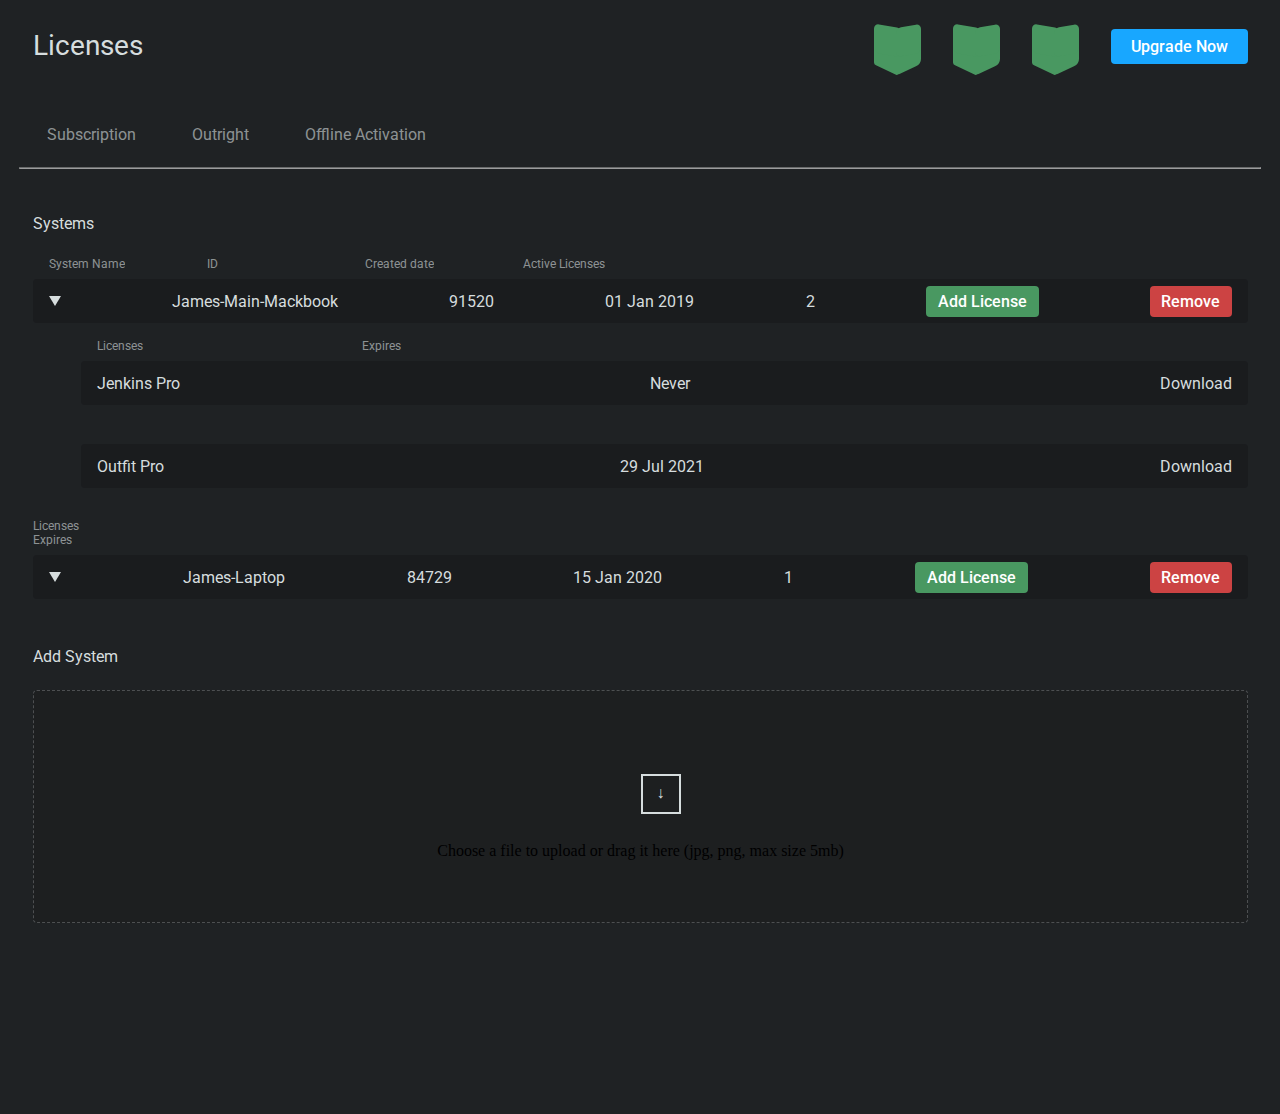
<file: hw4/index.html>
<!DOCTYPE html>
<html lang="en">
  <head>
    <meta charset="UTF-8" />
    <meta http-equiv="X-UA-Compatible" content="IE=edge" />
    <meta name="viewport" content="width=device-width, initial-scale=1.0" />
    <title>Document</title>
    <link rel="stylesheet" href="./style.css" />
    <link rel="preconnect" href="https://fonts.googleapis.com" />
    <link rel="preconnect" href="https://fonts.gstatic.com" crossorigin />
    <link
      href="https://fonts.googleapis.com/css2?family=Roboto:wght@500&display=swap"
      rel="stylesheet"
    />
  </head>
  <body>
    <div class="header">
      <div class="header-top">
        <div class="header-lhs">
          <h1 class="title">Licenses</h1>
        </div>

        <div class="header-rhs">
          <div class="image">
            <div id="chevron"></div>
            <div id="chevron2"></div>
          </div>
          <div class="image">
            <div id="chevron"></div>
            <div id="chevron2"></div>
          </div>
          <div class="image">
            <div id="chevron"></div>
            <div id="chevron2"></div>
          </div>

          <div class="upgrade-button btn">
            <small class="upgrade-button-text btn-title"> Upgrade Now </small>
          </div>
        </div>
      </div>

      <div class="header-menu">
        <div class="page page1">Subscription</div>
        <div class="page page2">Outright</div>
        <div class="page page3">Offline Activation</div>
      </div>

      <div class="bottom-line-div">
        <hr class="bottom-line" />
        <!-- <hr class="highlighted-line" /> -->
      </div>
    </div>

    <div class="main">
      <div class="system-title bold-title">Systems</div>

      <div class="division1">
        <div class="division1-title">
          <h4 class="div-title title1">System Name</h4>
          <h4 class="div-title title2">ID</h4>
          <h4 class="div-title title3">Created date</h4>
          <h4 class="div-title title4">Active Licenses</h4>
        </div>

        <div class="content-container">
          <div class="content">
            <div class="triangle"></div>
            <div class="bold-content">James-Main-Mackbook</div>
            <div class="bold-content">91520</div>
            <div class="bold-content">01 Jan 2019</div>

            <div class="bold-content b4">2</div>
            <div class="license-btn btn">
              <div class="btn-title">Add License</div>
            </div>
            <div class="remove-btn btn">
              <div class="btn-title">Remove</div>
            </div>
          </div>
        </div>
      </div>

      <div class="division2">
        <div class="division2-title">
          <h4 class="div-title title1">Licenses</h4>
          <h4 class="div-title title2">Expires</h4>
        </div>

        <div class="container2">
          <div class="content2 content">
            <div class="bold-content b1">Jenkins Pro</div>
            <div class="bold-content b2">Never</div>
            <div class="bold-content b2">Download</div>
          </div>
        </div>
      </div>

      <div class="division3">
        <div class="container2">
          <div class="content2 content">
            <div class="bold-content b1">Outfit Pro</div>
            <div class="bold-content b2">29 Jul 2021</div>
            <div class="bold-content b2">Download</div>
          </div>
        </div>
      </div>

      <div class="division3">
        <div class="division3-title">
          <h4 class="div-title title1">Licenses</h4>
          <h4 class="div-title title2">Expires</h4>
        </div>

        <div class="container2 container3">
          <div class="content">
            <div class="triangle"></div>
            <div class="bold-content">James-Laptop</div>
            <div class="bold-content">84729</div>
            <div class="bold-content">15 Jan 2020</div>
            <div class="bold-content b4">1</div>

            <div class="license-btn btn">
              <div class="btn-title">Add License</div>
            </div>
            <div class="remove-btn btn">
              <div class="btn-title">Remove</div>
            </div>
          </div>
        </div>
      </div>

      <div class="bottom">
        <div class="add-title bold-title">Add System</div>
        <div class="add">
          <div class="bottom-content">
            <input type="file">
            <div class="square">
              <span>&#8595;</span>
            </div>
            <div class="text">
              Choose a file to upload or drag it here (jpg, png, max size 5mb)
            </div>
          </div>
        </div>
      </div>
    </div>
  </body>
</html>
</file>
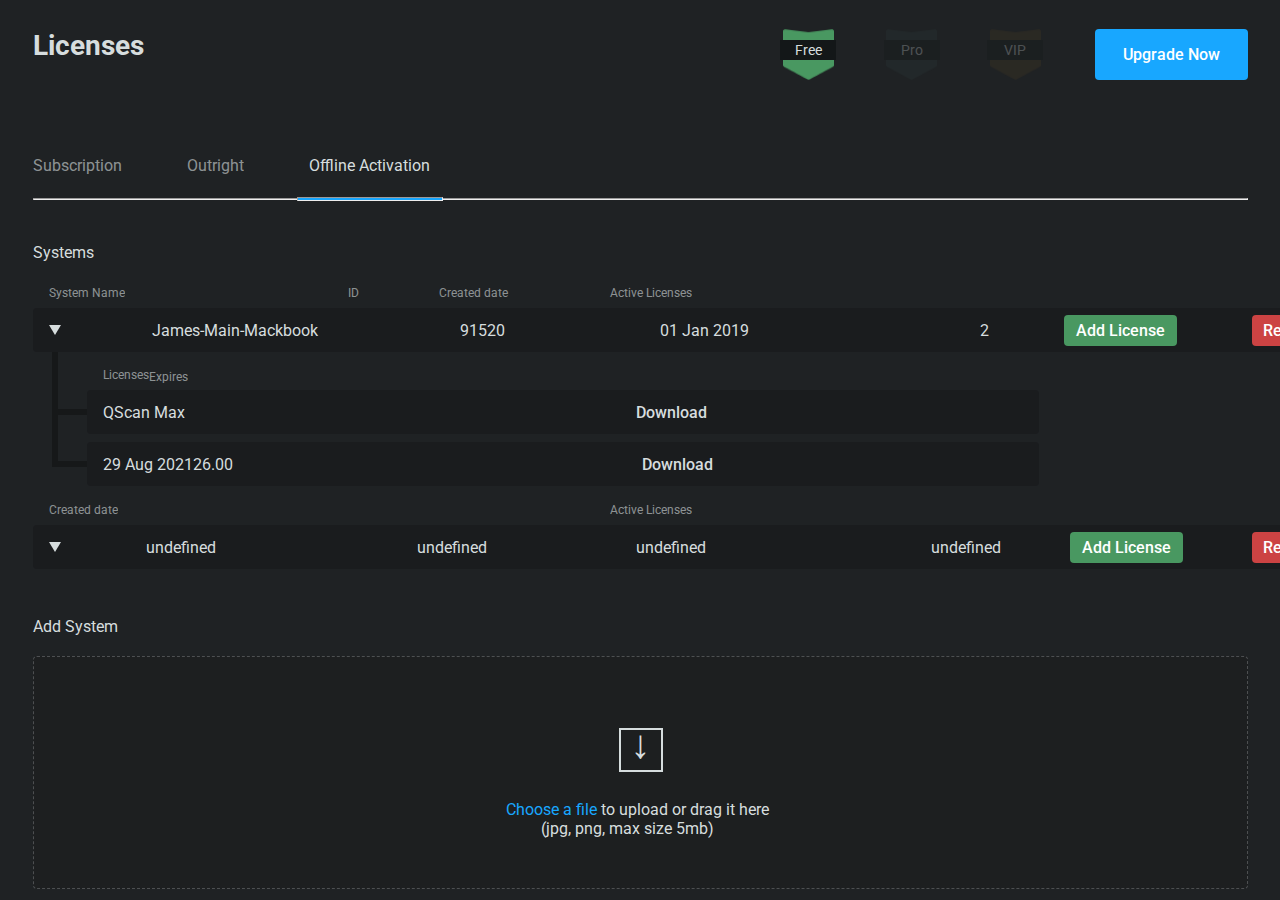
<file: hw5/index.html>
<!DOCTYPE html>
<html lang="en">
  <head>
    <meta charset="UTF-8" />
    <meta http-equiv="X-UA-Compatible" content="IE=edge" />
    <meta name="viewport" content="width=device-width, initial-scale=1.0" />
    <title>Document</title>
    <link rel="stylesheet" href="./style.css" />
    <link rel="preconnect" href="https://fonts.googleapis.com" />
    <link rel="preconnect" href="https://fonts.gstatic.com" crossorigin />
    <link
      href="https://fonts.googleapis.com/css2?family=Roboto:wght@500&display=swap"
      rel="stylesheet"
    />
  </head>
  <body>
    <div class="header">
      <div class="top">
        <h1></h1>
        <div class="header-buttons">
          <div class="licenses-btn free">
            <img src="./images/free.png" />
            <div class="black">
              <div class="rectangle-text"></div>
            </div>
          </div>
          <div class="licenses-btn pro">
            <img src="./images/pro.png" />
            <div class="black">
              <div class="rectangle-text"></div>
            </div>
          </div>
          <div class="licenses-btn vip">
            <img src="./images/vip.png" />
            <div class="black">
              <div class="rectangle-text"></div>
            </div>
          </div>
          <div class="upgrade">Upgrade Now</div>
        </div>
      </div>

      <div class="menu">
        <div class="menu-buttons">
          <div>
            <div class="title subscription"></div>
          </div>

          <div>
            <div class="title outright"></div>
          </div>

          <div class="offline_container">
            <div class="title offline"></div>
          </div>
        </div>
        <hr class="general-hr" />
      </div>
    </div>

    <div class="main">
      <h2 class="title system-title">Systems</h2>
      <div class="sys-container1 sys-main">
        <div class="sys-header">
          <div class="sys-name sys-header-text">
            <text>System Name</text>
          </div>
          <div class="sys-id sys-header-text">
            <text>ID</text>
          </div>
          <div class="sys-date sys-header-text">
            <text>Created date</text>
          </div>
          <div class="sys-licenses sys-header-text">
            <text>Active Licenses</text>
          </div>
        </div>

        <div class="sys-main-container">
          <div class="sys-main-content">
            <div class="triangle"></div>
            <div class="data data-name">
              <text></text>
            </div>
            <div class="data data-id">
              <text></text>
            </div>
            <div class="data data-date">
              <text></text>
            </div>
            <div class="data data-licenses">
              <text></text>
            </div>
            <div class="add">
              <text>Add License</text>
            </div>
            <div class="remove">
              <text>Remove</text>
            </div>
          </div>

          <div class="sub-system">
            <div class="vertical-div">
              <div class="vertical"></div>
            </div>

            <div class="horizontal-div">
              <div class="horizontal1"></div>
              <div class="horizontal2"></div>
            </div>

            <div class="columns">
              <div class="subsystem-header">
                <div class="licenses">
                  <text>Licenses</text>
                </div>
                <div class="expires title">
                  <text>Expires</text>
                </div>
              </div>

              <!-- //////////////////////////////////////////// -->
              <div class="sub-div sub-container1">
                <div class="sub-content">
                  <div class="sub-licenses sub-data">
                    <text></text>
                  </div>
                  <div class="sub-expires sub-data">
                    <text></text>
                  </div>
                  <div class="download">
                    <text>Download</text>
                  </div>
                </div>
              </div>

              <!-- /////////////////////////////////////// -->
              <div class="sub-div sub-container2">
                <div class="sub-content">
                  <div class="sub-licenses sub-data">
                    <text></text>
                  </div>
                  <div class="sub-expires sub-expires2 sub-data">
                    <text></text>
                  </div>
                  <div class="download download2">
                    <text>Download</text>
                  </div>
                </div>
              </div>

            </div>
          </div>
        </div>
      </div>


      <div class="sys-container2">
        <div class="sys-header">
          <div class="sys-name sys-header-text">
            <text>Created date</text>
          </div>
          <div class="sys-id sys-header-text">
            <text>Active Licenses</text>
          </div>
        </div>

        <div class="sys-main-container">
          <div class="sys-main-content">
            <div class="triangle"></div>
            <div class="data data-name">
              <text></text>
            </div>
            <div class="data data2-id">
              <text></text>
            </div>
            <div class="data data2-date">
              <text></text>
            </div>
            <div class="data data2-licenses">
              <text></text>
            </div>
            <div class="add">
              <text>Add License</text>
            </div>
            <div class="remove">
              <text>Remove</text>
            </div>
          </div>
      </div>
    </div>

    <footer>
      <div class="footer-content">
        <text>Add System</text>

        <div class="drag-drop-uploader">
          <input class="uploader-input-field" type="file" multiple />
          <div class="upload-icon">
            <text class="arrow">↓</text>
          </div>
          <div class="upload-text">
            <text
              ><text class="upload-click" href>Choose a file </text>to upload or
              drag it here
            </text>
            <text class="file-size">(jpg, png, max size 5mb)</text>
          </div>
        </div>
      </div>
    </footer>
    <script src="./script.js"></script>
  </body>
</html>
</file>
<file: hw4/style.css>
* {
    margin: 0;
    padding: 0;
}
.image {
    margin-top: -38px;
}
#chevron {
    top: 50px;
    position: relative;
    text-align: center;
    padding: 12px;
    margin-bottom: 6px;
    height: 5px;
    width: 23px;
    margin-right: 32px;
}

#chevron:before {
    border-radius: 2px;
    content: '';
    position: absolute;
    top: 0;
    left: 0;
    height: 100%;
    width: 51%;
    background: #499861;
    transform: skew(0deg, 25deg);
}


#chevron:after {
    border-radius: 5px;
    content: '';
    position: absolute;
    top: 0;
    right: 0;
    height: 100%;
    width: 56%;
    background: #499861;
    transform: skew(0deg, -25deg);
}

#chevron2 {
    position: relative;
    text-align: center;
    padding: 12px;
    margin-bottom: 6px;
    height: 5px;
    width: 23px;
    margin-right: 32px;
}

#chevron2:before {
    border-radius: 5px;
    content: '';
    position: absolute;
    top: 0;
    left: 0;
    height: 100%;
    width: 60%;
    background: #499861;
    transform: skew(0deg, 10deg);
}

#chevron2:after {
    border-radius: 5px;
    content: '';
    position: absolute;
    top: 0;
    right: 0;
    height: 100%;
    width: 53%;
    background: #499861;
    transform: skew(0deg, -10deg);
}


body {
    background-color: #1F2224;
}

.bottom-line {
    width: 96.8%;
    height: .1px;
    background: rgba(139, 144, 145, 0.25);
    opacity: .6;
}

.bottom-line-div {
    display: flex;
    justify-content: center;
}

.highlighted-line {
    width: 144px;
    height: 1px;
    background: #18A7FF;
    position: absolute;
    left: 311px;
}

.header {
    height: 171px;
}

.header-top {
    display: flex;
    justify-content: space-between;
    margin-right: 32px;
    margin-left: 33px;
}

.header-rhs {
    width: 100%;
    display: flex;
    justify-content: flex-end;
    margin-top: 29px;
}

.header-lhs {
    margin-top: 29px;

}


.title {
    width: 111px;
    height: 27px;
    color: #D6DDDE;
    font-weight: 400;
    font-family: "Roboto";
    font-style: "Regular";
    font-size: 28px;
    user-select: none;
}

.btn {
    display: flex;
    justify-content: center;
    align-items: center;
    border-radius: 4px;
}

.btn-title {
    color: #FFFFFF;
    font-family: 'Roboto';
    font-style: normal;
    font-weight: 500;
    font-size: 16px;
}

.bold-title {
    user-select: none;
    font-family: 'Roboto';
    font-style: normal;
    font-weight: 400;
    font-size: 16px;
}

.upgrade-button {
    /* padding: 8px 20px; */
    width: 137px;
    height: 35px;
    background: #18A7FF;
    cursor: pointer;
    /* margin-top: 33px; */
}

.upgrade-button-text {
    width: 97px;
    height: 19px;
}







.header-menu {
    display: flex;
    justify-content: flex-start;
    margin-left: 47px;
    margin-top: 61px;
    margin-bottom: 23px;

}

.page {
    margin-right: 56px;
    width: max-content;
    height: 19px;
    font-family: 'Roboto';
    font-style: normal;
    font-weight: 400;
    font-size: 16px;
    line-height: 19px;
    user-select: none;
    cursor: pointer;
    color: #D6DDDE;
    opacity: 0.6;
}

.page2 {
    left: 200px;
}


.page3 {
    /* width: max-content; */
    height: 19px;
    left: 321px;
}





.main {
    margin: 43px 32px 0 33px;
    margin-top: 43px;

    height: 100vh;
}

.bold-title {
    width: 87px;
    height: 19px;
    font-family: 'Roboto';
    font-style: normal;
    font-weight: 400;
    color: #D6DDDE;
    font-size: 16px;
}

.system-title {
    width: 62px;
    height: 19px;
}

.division1 {
    /* display: flex;
    flex-direction: column;
    align-items: center; */
    margin-top: 24px;
    height: max-content;
}



.division1-title {
    display: flex;
    width: 46%;
    height: max-content;
    justify-content: space-between;
    margin-left: 16px;
}

.div-title {
    width: 85px;
    height: 14px;
    font-family: 'Roboto';
    font-style: normal;
    font-weight: 400;
    font-size: 12px;
    line-height: 14px;
    color: #D6DDDE;
    opacity: 0.6;
}

.content {
    margin-top: 8px;
    display: flex;
    justify-content: space-between;
    align-items: center;
    height: 44px;
    width: 100%;
    border-radius: 4px;
    background-color: #1A1C1E;
    padding: 0 16px;
}

.subdiv1 {
    width: 50%;
    display: flex;
    justify-content: space-between;
}

.content-container {
    /* ////////////////////// */
    display: flex;
    justify-content: center;
}


.triangle {
    width: 12px;
    height: 10px;
    background-color: #D6DDDE;
    clip-path: polygon(0% 100%, 50% 0%, 100% 100%);
    transform: rotate(-180deg);
}

.license-btn {
    width: 113px;
    height: 31px;
    background: #499861;
}

.remove-btn {
    width: 82px;
    height: 31px;
    background: #CC4343;
    /* padding: 0 6px 0 6px; */
}

.bold-content {
    font-family: 'Roboto';
    font-style: normal;
    font-weight: 400;
    font-size: 16px;
    color: #D6DDDE;
}

.vertical {
    width: 6px;
    height: 115px;
    background: #161819;
}

.subcontent-container {
    margin-left: 18px;
    position: relative;
}

.hh {
    width: 29px;
    height: 6px;
    background: #161819;
}

.division2 {
    width: 100%;
    display: flex;
    flex-direction: column;
    align-items: flex-start;
    margin-top: 16px;

}

.content2 {
    box-sizing: border-box;
    height: 44px;
    margin-left: 48px;
    background: #1A1C1E;
    border-radius: 4px;
    display: flex;
    justify-content: space-between;
}

.container2 {
    width: 100%;
    height: max-content;
    display: flex;
    justify-content: flex-end;
}

.division2-title {
    width: 350px;
    display: flex;
    margin-left: 64px;
    justify-content: space-between;
}

.division3 {
    margin-top: 31px;
}

.bottom {
    margin-top: 48px;
}


















span {
    width: 15.33px;
    height: 20px;
    color: #D6DDDE;
}

.square {
    box-sizing: border-box;
    width: 40px;
    height: 40px;
    border: 2px solid #D6DDDE;
    text-align: center;
    display: flex;
    justify-content: center;
    align-items: center;
    margin-left: 50%;
    margin-bottom: 28px;
}

.add {
    background: rgba(22, 24, 25, 0.26);
    border: 1px dashed rgba(214, 221, 222, 0.26);
    border-radius: 4px;
    height: 231px;
    display: flex;
    justify-content: center;
    align-items: center;
}

.add-title {
    margin-bottom: 24px;
}

input {
    visibility: hidden;
}

.bottom-content {
    display: flex;
    flex-direction: column;
}







@media all and (max-width: 850px) {
   .bottom-line-div {
       display: none;
   }
   .header-menu {
       display: flex;
       flex-direction: column;
       align-items: center;
   }
   .image {
       display: none;
   }

}

@media all and (max-width: 1024px) {
    .division1 {
        overflow-x: scroll;
    }
}
</file>
<file: hw5/style.css>
* {
    margin: 0;
    padding: 0;
}

body {
    background-color: #1f2224;
    font-family: 'Roboto';
    font-style: normal;
    font-weight: 400px;
    padding: 29px 32px 0px 33px;
}

h1 {
    color: #D6DDDE;
    font-size: 28px;
    user-select: none;
}

.header {
    height: 171px;
    width: 100%;
    display: flex;
    justify-content: space-between;
    flex-direction: column;
}

.top {
    width: 100%;
    display: flex;
    justify-content: space-between;
}

.header-buttons {
    display: flex;
    width: 464px;
    justify-content: space-between;
}

.black {
    position: absolute;
    width: 56px;
    height: 20px;
    top: 11px;
    background: linear-gradient(0deg, #131718, #131718), linear-gradient(0deg, #131718, #131718), linear-gradient(0deg, #131718, #131718), linear-gradient(0deg, #131718, #131718), #131718;
    text-align: center;
    font-size: 14px;
    color: #D6DDDE;
    display: flex;
    align-items: center;
    justify-content: center;
}

.menu-buttons {
    display: flex;
    justify-content: flex-start;
    /* width: 45%; */
}

.upgrade {
    display: flex;
    padding: 8px;
    justify-content: center;
    align-items: center;
    width: 137px;
    height: 35px;
    background: #18A7FF;
    border-radius: 4px;
    color: #FFFFFF;
    font-weight: 500;
    font-size: 16px;
}

.licenses-btn {
    position: relative;
    margin-right: 32px;
    display: flex;
    justify-content: center;
    cursor: pointer;
}

.vip, .pro, .free {
    opacity: 0.25;
}





.title {
    margin-right: 65px;
    width: auto;
    font-size: 16px;
    line-height: 19px;
    color: #D6DDDE;
    opacity: 0.6;
}

.general-hr {
    margin-top: 23px;
    background: rgba(139, 144, 145, 0.25);
}

.offline_container {
    position: relative;
}


.blue-hr {
    position: absolute;
    width: 144px;
    height: 2px;
    top: 41px;
    left: -12px;
    background: #18A7FF;
}

.selected {
    opacity: 1;
}




.main {
    margin-top: 43px;
    height: max-content;    
}

.system-title {
    font-size: 16px;
    color: #D6DDDE;
    font-weight: 400;
    opacity: 1;
}

.sys-container1 {
    margin-top: 24px;
    height: 186px;
    width: 1000px;
}

.sys-container2 {
    margin-top: 31px;
}

.sys-header {
    display: flex;
    justify-content: space-between;
    margin-left: 16px;
    width: 643px;
    height: max-content;
}

.sys-id {
    margin-left: 222px;
}

.sys-date {
    margin-left: 80px;
}

.sys-licenses {
    margin-left: 101px;
}

.sys-header-text {
    font-size: 12px;
    color: #D6DDDE;
    opacity: 0.6;
}


.sys-main-container {
    width: 1285px;
    height: 44px;
    background: #1A1C1E;
    border-radius: 4px;
    margin-top: 8px;
}

.sys-main-content {
    display: flex;
    align-items: center;
    justify-content: space-between;
    height: 100%;
    margin: 0 16px 0 16px;
    width: 100%;
}

.triangle {
    width: 12px;
    height: 10px;
    background: #D6DDDE;
    transform: rotate(-180deg);
    clip-path: polygon(0% 100%, 50% 0%, 100% 100%);
}


.data, .sub-data {
    /* font-family: 'Roboto'; */
    font-style: normal;
    font-weight: 400;
    font-size: 16px;
    color: #D6DDDE;
}


.data-name {
    margin-left: 16px;
}

.data-id {
    margin-left: 67px;
}

.data-date {
    margin-left: 81px;
}

.data-licenses {
    margin-left: 156px;
}

.data2-id {
    margin-left: 132px;

}

.data2-date {
    margin-left: 81px;
}

.data2-licenses {
    margin-left: 156px;
}

.add, .remove {
    display: flex;
    align-items: center;
    justify-content: center;
    width: 113px;
    height: 31px;
    background: #499861;
    border-radius: 4px;
}

.add>text, .remove>text {
    height: 19px;
    font-family: 'Roboto';
    font-style: normal;
    font-weight: 500;
    font-size: 16px;
    color: #FFFFFF;
}

.remove {
    width: 82px;
    height: 31px;
    background: #CC4343;
}

.sub-system {
    display: flex;
    flex-direction: row;
    margin-left: 19px;
}

.vertical {
    width: 6px;
    height: 115px;
    background: #161819;
}

.horizontal-div {
    display: flex;
    flex-direction: column;
}

.horizontal1 {
    margin-top: 57px;
}

.horizontal2 {
    margin-top: 46px;
}

.horizontal1, .horizontal2 {
    width: 29px;
    height: 6px;
    background: #161819;
}

.subsystem-header {
    margin-top: 16px;
    margin-left: 16px;
    height: 14px;
    width: 380px;
    /*   ////////////////////////// */
}

.licenses, .expires {
    font-family: 'Roboto';
    font-style: normal;
    font-weight: 400;
    font-size: 12px;
    color: #D6DDDE;
    opacity: 0.6;
}

.sub-div {
    margin-top: 8px;
    box-sizing: border-box;
    width: 952px;
    height: 44px;
    background: #1A1C1E;
    border-radius: 4px;
}

.sub-content {
    display: flex;
    align-items: center;
    width: 100%;
    height: 100%;
    padding: 0 0 0 16px;
}

.subsystem-header {
    display: flex;
    margin-top: 16px;
}

.download {
    margin-left: 451px;
    font-family: 'Roboto';
    font-style: normal;
    font-weight: 500;
    color: #D6DDDE;
}

.download2 {
    margin-left: 409px;
}



@media only screen and (max-width: 1065px) {
    body {
        padding: 29px 32px 0px 33px;
    }

    .vip {
        margin-right: 36px;
    }

    .header-buttons {
        width: 365px;
        height: 48px;
        align-items: center;
    }

    .upgrade {
        padding: 0 8px 0 8px;
    }

    .title {
        margin-right: 63px;
    }

    .menu-buttons {
        margin-left: 14px;
        /* margin-top: -61px; */
    }
    .main {
        overflow-x: auto;
    }

    .sub-system {
        display: flex;
        flex-direction: row;
        margin-left: 19px;
    }

    .subsystem-header {
        display: flex;
        height: 14px;
        width: 380px;
    }




    .sys-main-container {
        width: 1285px;
        height: 44px;
        background: #1A1C1E;
        border-radius: 4px;
        margin-top: 8px;
    }

    .sys-main-content {
        display: flex;
        align-items: center;
        justify-content: initial;
        height: 100%;
        margin: 0 16px 0 16px;
        width: 100%;
    }

    .sub-div {
        width: 952px;
        height: 44px;
    }

    .sub-content {
        display: flex;
        align-items: center;
        width: 100%;
        height: 100%;
        padding: 0 0 0 16px;
    }

    .subsystem-header {
        display: flex;
        margin-top: 16px;
    }

    .expires {
        margin-left: 293px;
    }

    .sys-main-container {
        width: 1000px;
    }

    .sub-expires {
        margin-left: 257px;
    }

    .sub-expires2 {
        margin-left: 273px;
    }

    .download {
        margin-left: 451px;
        width: 72px;
        height: 19px;
    }

    .download2 {
        margin-left: 409px;
    }

    .add, .remove {
        display: flex;
        align-items: center;
        justify-content: center;
        width: 113px;
        height: 31px;
        background: #499861;
        border-radius: 4px;
        margin-left: 127px;
    }

    .remove {
        margin-left: 15px;
        width: 82px;
        height: 31px;
        background: #CC4343;
    }

}







/* footer */

.footer-content {
    font-family: 'Roboto';
    font-style: normal;
    font-weight: 400;
    font-size: 16px;
    line-height: 19px;
    color: #D6DDDE;
    margin-top: 48px;
}

.drag-drop-uploader {
    background: rgba(22, 24, 25, 0.26);
    border: 1px dashed rgba(214, 221, 222, 0.26);
    border-radius: 4px;
    height: 231px;
    margin-top: 20px;
}

.upload-icon {
    width: 40px;
    height: 40px;
    border: 2px solid #D6DDDE;
    font-family: 'Roboto';
    font-style: normal;
    font-weight: 400;
    font-size: 40px;
    line-height: 29px;
    margin: auto;
    margin-top: -160px;
}

.arrow {
    margin-left: 10px;
}

.upload-text {
    width: 270px;
    margin: 28px auto;
}

.file-size {
    margin-left: 35px;
}

.upload-click {
    text-decoration: none;
    color: #18A7FF;
}

.uploader-input-field {
    margin: 0;
    padding: 0;
    width: 100%;
    height: 100%;
    outline: none;
    opacity: 0;
    position: relative;
    cursor: pointer;
}
</file>
